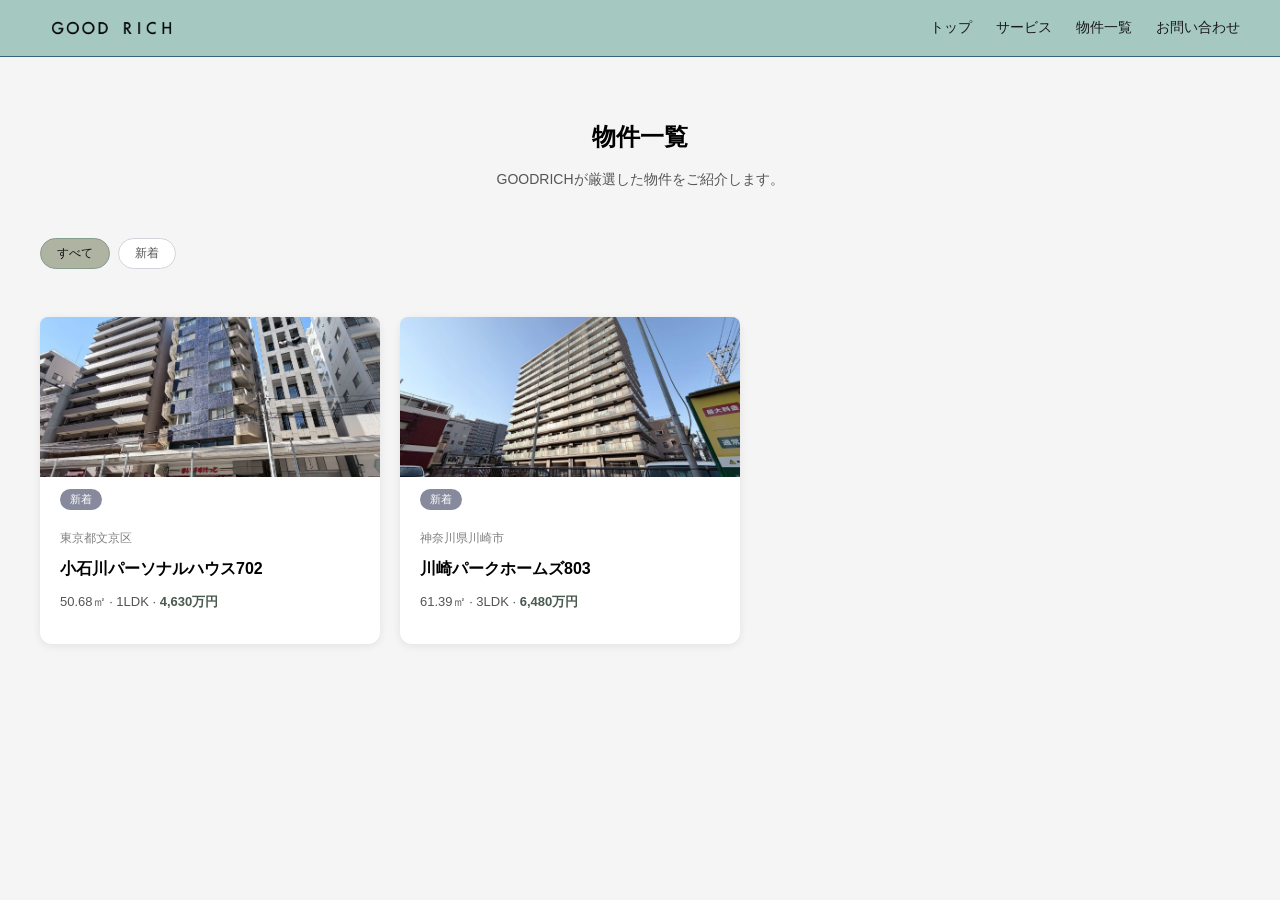
<file: case.html>
<!DOCTYPE html>
<html lang="ja">
<head>
  <meta charset="UTF-8">
  <title>物件一覧</title>
  <link rel="stylesheet" href="style.css">
</head>
<body>

  <header class="header">
   <a href="index.html" class="header-logo">
  <img src="logo_goodrich.png" alt="株式会社GOODRICH" class="logo-img">
</a>
    <nav class="header-nav">
      <a href="index.html">トップ</a>
      <a href="#">サービス</a>
      <a href="case.html">物件一覧</a>
      <a href="contact.html">お問い合わせ</a>
    </nav>
  </header>

  <div class="page-header">
    <h1>物件一覧</h1>
    <p>GOODRICHが厳選した物件をご紹介します。</p>
  </div>

  <div class="filter-row">
    <button class="filter-btn active" onclick="filterCards('all', this)">すべて</button>
    <button class="filter-btn" onclick="filterCards('新着', this)">新着</button>
  </div>

  <div class="cards-wrap">

    <a href="case-detail.html" class="card-link-wrap">
     <div class="case-card" data-industry="新着" data-area="東京23区" data-type="中古マンション">
        <img src="images/koishikawa1.jpg" alt="施工事例写真">
        <span class="tag">新着</span>
        <p class="card-company">東京都文京区</p>
        <p class="card-title">小石川パーソナルハウス702</p>
        <p class="card-result">50.68㎡ · 1LDK · <span class="num">4,630万円</span></p>
      </div>
    </a>

     <a href="case-detail2.html" class="card-link-wrap">
      <div class="case-card" data-industry="新着" data-area="神奈川県" data-type="中古マンション">
        <img src="images/kawasaki1.jpg" alt="川崎パークホームズ803">
        <span class="tag">新着</span>
        <p class="card-company">神奈川県川崎市</p>
        <p class="card-title">川崎パークホームズ803</p>
        <p class="card-result">61.39㎡ · 3LDK · <span class="num">6,480万円</span></p>
      </div>
    </a>
  </div>

 <script>
  function filterCards(industry, btn) {
    document.querySelectorAll('.filter-btn').forEach(function(b) {
      b.classList.remove('active');
    });
    btn.classList.add('active');
    applyFilters();
  }

  function applyFilters() {
    const activeBtn = document.querySelector('.filter-btn.active');
    const industry = activeBtn ? activeBtn.dataset.filter : 'all';
    const params = new URLSearchParams(window.location.search);
    const area = params.get('area');
    const type = params.get('type');

    document.querySelectorAll('.case-card').forEach(function(card) {
      const matchIndustry = industry === 'all' || card.dataset.industry === industry;
      const matchArea = !area || card.dataset.area === area;
      const matchType = !type || card.dataset.type === type;
      card.style.display = (matchIndustry && matchArea && matchType) ? '' : 'none';
    });
  }

  document.querySelectorAll('.filter-btn').forEach(function(btn) {
    btn.dataset.filter = btn.textContent.trim() === 'すべて' ? 'all' : btn.textContent.trim();
  });

  window.onload = applyFilters;
</script>

</body>
</html>
</file>
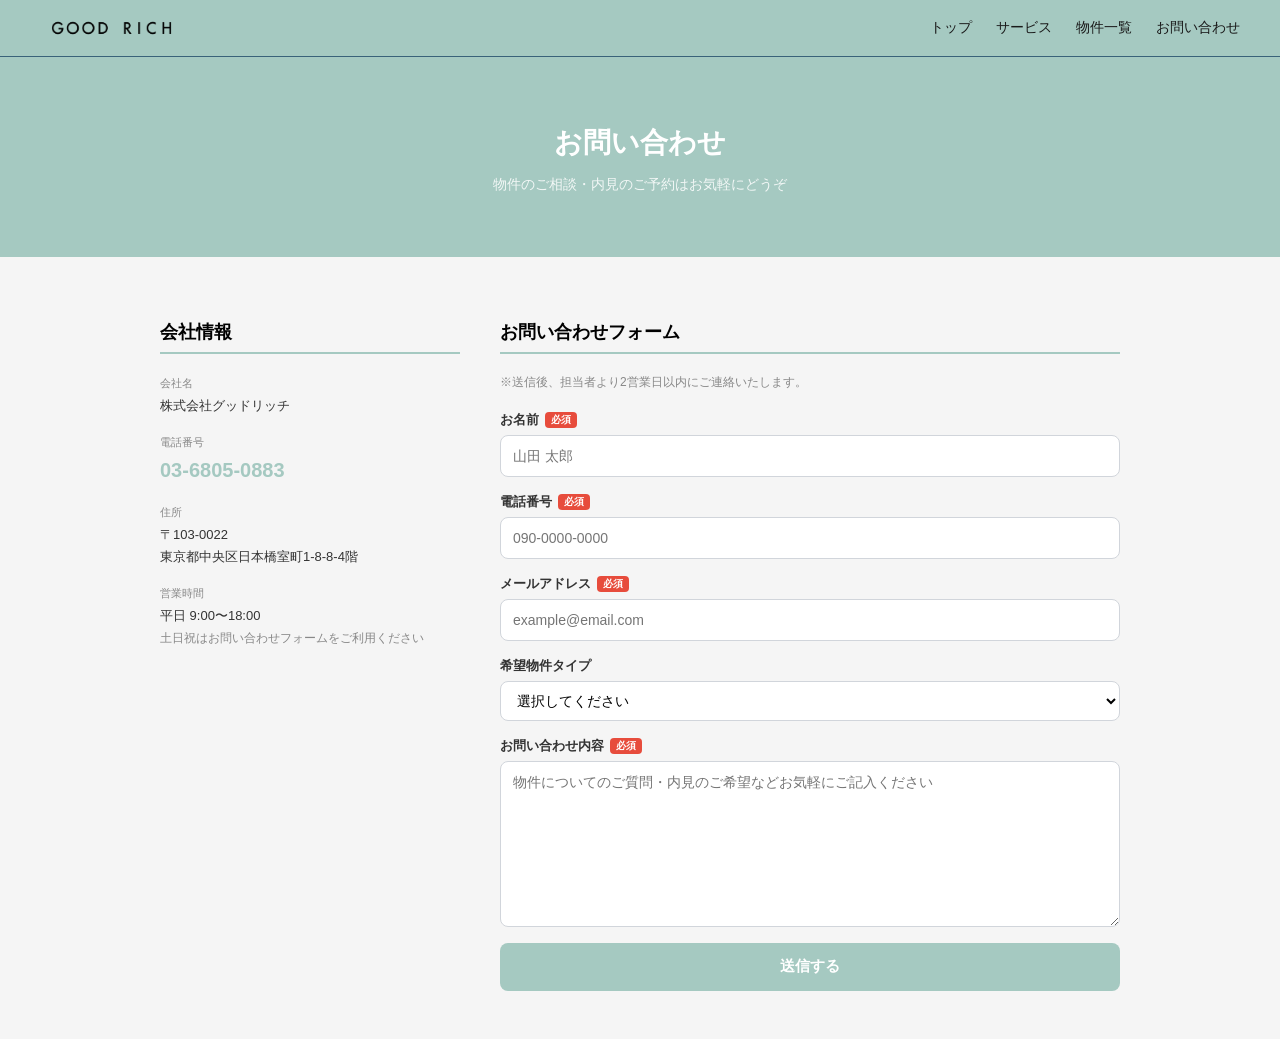
<file: contact.html>
<!DOCTYPE html>
<html lang="ja">
<head>
  <meta charset="UTF-8">
  <meta name="viewport" content="width=device-width, initial-scale=1.0">
  <title>お問い合わせ | 株式会社GOODRICH</title>
  <link rel="stylesheet" href="style.css">
</head>
<body>

  <header class="header">
    <a href="index.html" class="header-logo">
  <img src="logo_goodrich.png" alt="株式会社GOODRICH" class="logo-img">
</a>
    <nav class="header-nav">
      <a href="index.html">トップ</a>
      <a href="#">サービス</a>
      <a href="case.html">物件一覧</a>
      <a href="contact.html">お問い合わせ</a>
    </nav>
  </header>

  <div class="contact-hero">
    <div class="contact-hero-overlay">
      <h1 class="contact-hero-title">お問い合わせ</h1>
      <p class="contact-hero-sub">物件のご相談・内見のご予約はお気軽にどうぞ</p>
    </div>
  </div>

  <div class="contact-wrap">

    <div class="contact-grid">

      <div class="contact-info">
        <h2 class="contact-info-title">会社情報</h2>
        <div class="contact-info-item">
          <div class="contact-info-label">会社名</div>
          <div class="contact-info-value">株式会社グッドリッチ</div>
        </div>
        <div class="contact-info-item">
          <div class="contact-info-label">電話番号</div>
          <div class="contact-info-value">
            <a href="tel:0368050883" class="contact-tel">03-6805-0883</a>
          </div>
        </div>
        <div class="contact-info-item">
          <div class="contact-info-label">住所</div>
          <div class="contact-info-value">
            〒103-0022<br>
            東京都中央区日本橋室町1-8-8-4階
          </div>
        </div>
        <div class="contact-info-item">
          <div class="contact-info-label">営業時間</div>
          <div class="contact-info-value">
            平日 9:00〜18:00<br>
            <span style="font-size:12px; color:#888;">土日祝はお問い合わせフォームをご利用ください</span>
          </div>
        </div>

        <div class="contact-map">
          <iframe
            src="https://www.google.com/maps/embed?pb=!1m18!1m12!1m3!1d3240.7!2d139.7744!3d35.6864!2m3!1f0!2f0!3f0!3m2!1i1024!2i768!4f13.1!3m3!1m2!1s0x60188bfd86f4ae9b%3A0x9c7a8b8b8b8b8b8b!2z5p2x5Lqs6YO95Lit5aSu5Yy65pel5pys5qmL5a6k55S677yR4oiS77yY4oiS77yY!5e0!3m2!1sja!2sjp"
            width="100%"
            height="200"
            style="border:0; border-radius:8px; display:block;"
            allowfullscreen=""
            loading="lazy">
          </iframe>
        </div>
      </div>

      <div class="contact-form-wrap">
        <h2 class="contact-info-title">お問い合わせフォーム</h2>
        <p class="contact-form-note">※送信後、担当者より2営業日以内にご連絡いたします。</p>

        <form class="contact-form" onsubmit="submitForm(event)">

          <div class="form-group">
            <label class="form-label">お名前 <span class="required">必須</span></label>
            <input type="text" class="form-input" placeholder="山田 太郎" required>
          </div>

          <div class="form-group">
            <label class="form-label">電話番号 <span class="required">必須</span></label>
            <input type="tel" class="form-input" placeholder="090-0000-0000" required>
          </div>

          <div class="form-group">
            <label class="form-label">メールアドレス <span class="required">必須</span></label>
            <input type="email" class="form-input" placeholder="example@email.com" required>
          </div>

          <div class="form-group">
            <label class="form-label">希望物件タイプ</label>
            <select class="form-input">
              <option value="">選択してください</option>
              <option>マンション</option>
              <option>一戸建て</option>
              <option>土地</option>
              <option>投資物件</option>
              <option>その他</option>
            </select>
          </div>

          <div class="form-group">
            <label class="form-label">お問い合わせ内容 <span class="required">必須</span></label>
            <textarea class="form-textarea" placeholder="物件についてのご質問・内見のご希望などお気軽にご記入ください" required></textarea>
          </div>

          <button type="submit" class="form-submit">送信する</button>

        </form>
      </div>

    </div>

  </div>

  <script>
    function submitForm(e) {
      e.preventDefault();
      alert('お問い合わせありがとうございます。担当者より2営業日以内にご連絡いたします。');
    }
  </script>

</body>
</html>
</file>
<file: style.css>
body {
  font-family: sans-serif;
  background: whitesmoke;
  margin: 0;
  padding: 0;
}

/* ヘッダー */
.header {
  background: #A5C9C1;
  padding: 0 40px;
  height: 56px;
  display: flex;
  align-items: center;
  justify-content: space-between;
  border-bottom: 1px solid #396279;
}

.header-logo {
  font-size: 20px;
  color: #1a1a1a;
  font-weight: bold;
  text-decoration: none;.logo-img {
  height: 32px;
  width: auto;
  display: block;
}
}

.header-nav {
  display: flex;
  gap: 24px;
}

.header-nav a {
  font-size: 14px;
  color: #1a1a1a;
  text-decoration: none;
}

.hero-photo {
  position: relative;
  height: 680px;
  overflow: hidden;
}

.hero-video {
  position: absolute;
  top: 50%;
  left: 50%;
  transform: translate(-50%, -50%);
  min-width: 100%;
  min-height: 100%;
  width: auto;
  height: auto;
  object-fit: cover;
  z-index: 0;
}

.hero-overlay {
  position: absolute;
  top: 0; left: 0;
  width: 100%; height: 100%;
  background: rgba(0, 0, 0, 0.119);
  display: flex;
  flex-direction: column;
  align-items: center;
  justify-content: center;
  text-align: center;
  padding: 40px;
  z-index: 1;
}

.hero-photo-title {
  font-size: 72px;
  font-weight: 500;
  color: white;
  line-height: 1.6;
  margin-bottom: 16px;
  font-family: 'Noto Serif JP', serif;
  text-shadow: 1px 1px 0 #b8960c1d, -1px 1px 0 #b8960c1d, 1px -1px 0 #b8960c1d, -1px -1px 0 #b8960c1d;
}

.hero-photo-sub {
  font-size: 18px;
  color: white;
  line-height: 1.8;
  font-family: 'Noto Sans JP';
  margin-bottom: 32px;
}

.hero-photo-btn {
  display: inline-block;
  background: #396279;
  color: white;
  padding: 24px 40px;
  border-radius: 8px;
  text-decoration: none;
  font-size: 14px;
  font-family: 'Noto Sans JP';
  font-weight: bold;
}

/* 強みセクション */
.strengths {
  padding: 64px 40px;
  background: white;
  border-bottom: 1px solid #396279;
  text-align: center;
}

.section-title {
  font-size: 22px;
  font-weight: bold;
  text-align: center;
  margin-bottom: 40px;
  }

.strengths-grid {
  display: flex;
  gap: 24px;
  max-width: 860px;
  margin: 0 auto;
}

.strength-card {
  flex: 1;
  text-align: center;
  padding: 24px;
  border-radius: 12px;
  background: white;
}

.strength-icon {
  font-size: 28px;
  font-weight: bold;
  color: #869C8D;
  margin-bottom: 12px;
}

.strength-title {
  font-size: 16px;
  font-weight: bold;
  margin-bottom: 8px;
}

.strength-text {
  font-size: 13px;
  color: #555;
  line-height: 1.7;
}

/* 施工事例（トップ） */
.top-cases {
  padding: 40px 40px;
  background: white;
}

.top-cases-grid {
  max-width: 860px;
  margin: 0 auto 24px;
  display: flex;
  gap: 20px;
}

.top-case-card {
  display: block;
  text-decoration: none;
  color: inherit;
  background: rgba(215, 211, 211, 0.137);
  border-radius: 12px;
  overflow: hidden;
  max-width: 320px;
}

.top-case-card img {
  width: 100%;
  height: 150px;
  object-fit: cover;
  display: block;
}

.top-case-info {
  padding: 14px 16px;
}

.top-case-title {
  font-size: 15px;
  font-weight: bold;
  margin-top: 0px;
}

.top-cases-btn-wrap {
  text-align: center;
  background: white;
  padding: 14px 16px;
}

.cases-more-btn {
  display: inline-block;
  font-size: 14px;
  font-weight: bold;
  color: #869C8D;
  text-decoration: none;
  border: 1px solid #396279;
  padding: 10px 28px;
  border-radius: 8px;
}

/* CTAセクション（トップ） */
.top-cta {
  padding: 20px 20px;
  text-align: center;
  background: #A5C9C1;
}

.top-cta-title {
  font-size: 22px;
  font-weight: bold;
  color: white;
  margin-bottom: 12px;
}

.top-cta-sub {
  font-size: 14px;
  color: rgba(255, 255, 255, 0.85);
  margin-bottom: 32px;
  line-height: 1.7;
}

/* ヒーロー（シンプル版） */
.hero {
  text-align: center;
  padding: 80px 40px;
}

.hero h1 {
  font-size: 32px;
  font-weight: bold;
  margin-bottom: 16px;
  line-height: 1.5;
}

.hero p {
  font-size: 16px;
  color: #396279;
  line-height: 1.8;
  margin-bottom: 32px;
}

.hero-btn {
  display: inline-block;
  background: #396279;
  color: white;
  padding: 14px 40px;
  border-radius: 8px;
  text-decoration: none;
  font-size: 15px;
  font-weight: bold;
}
.hero-btn:hover {
  background: #396279;
}

/* ページヘッダー */
.page-header {
  text-align: center;
  padding: 48px 40px 32px;
}

.page-header h1 {
  font-size: 24px;
  font-weight: bold;
  margin-bottom: 12px;
}

.page-header p {
  font-size: 14px;
  color: #555;
  line-height: 1.8;
}

/* フィルター */
.filter-row {
  display: flex;
  gap: 8px;
  padding: 0 40px;
  margin-bottom: 8px;
}

.filter-btn {
  font-size: 12px;
  padding: 6px 16px;
  border-radius: 20px;
  border: 0.5px solid #d1d5db;
  background: white;
  color: #555;
  cursor: pointer;
}

.filter-btn.active {
  background: #AEB3A2;
  color: #000000e6;
  border-color: #869C8D;
}

/* カード一覧 */
.cards-wrap {
  display: flex;
  gap: 20px;
  padding: 40px;
}

.case-card {
  background: white;
  border-radius: 12px;
  padding: 20px;
  width: 300px;
  box-shadow: 0 2px 8px rgba(0, 0, 0, 0.08);
}

.case-card img {
  width: calc(100% + 40px);
  height: 160px;
  object-fit: cover;
  border-radius: 8px 8px 0 0;
  margin: -20px -20px 12px -20px;
  display: block;
}

.card-company {
  font-size: 12px;
  color: gray;
}

.card-title {
  font-size: 16px;
  font-weight: bold;
  margin: 8px 0;
}

.card-result {
  font-size: 13px;
  color: #555;
}

.tag {
  display: inline-block;
  background: #868A9C;
  color: white;
  font-size: 11px;
  padding: 3px 10px;
  border-radius: 20px;
  margin-bottom: 8px;
}

.tag-green {
  background: #AEB3A2;
  color: #f9fdfb;
}

.num {
  color: #495A4F;
  font-weight: bold;
}

.card-link-wrap {
  text-decoration: none;
  color: inherit;
}

.card-link-wrap:hover .case-card {
  border: 1px solid #93c5fd;
}

/* 物件詳細ページ */
.detail-wrap {
  max-width: 860px;
  margin: 0 auto;
  padding: 40px 20px;
}

.back-link {
  display: inline-block;
  font-size: 13px;
  color: #555;
  text-decoration: none;
  margin-bottom: 24px;
}

.detail-hero {
  width: 100%;
  height: 400px;
  overflow: hidden;
}

.detail-hero-img {
  width: 100%;
  height: 100%;
  object-fit: cover;
  object-position: center;
  display: block;
}

.detail-top {
  display: flex;
  justify-content: space-between;
  align-items: flex-start;
  gap: 24px;
  padding: 32px 0;
  border-bottom: 0.5px solid #e5e7eb;
  margin-bottom: 32px;
}

.detail-top-left {
  flex: 1;
}

.detail-name {
  font-size: 24px;
  font-weight: bold;
  margin: 8px 0 6px;
}

.detail-spec {
  font-size: 14px;
  color: #555;
  margin-bottom: 8px;
}

.detail-price {
  font-size: 36px;
  font-weight: bold;
  color: #1d4ed8;
  margin-bottom: 8px;
}

.detail-price-unit {
  font-size: 18px;
  font-weight: normal;
}

.detail-access {
  font-size: 13px;
  color: #555;
}

.detail-top-right {
  display: flex;
  flex-direction: column;
  gap: 10px;
  min-width: 160px;
}

.detail-btn-primary {
  display: block;
  text-align: center;
  background: #203744;
  color: white;
  padding: 14px 20px;
  border-radius: 8px;
  text-decoration: none;
  font-size: 14px;
  font-weight: bold;
}

.detail-btn-secondary {
  display: block;
  text-align: center;
  background: white;
  color: #203744;
  padding: 14px 20px;
  border-radius: 8px;
  text-decoration: none;
  font-size: 14px;
  font-weight: bold;
  border: 1.5px solid #203744;
}

.detail-section {
  margin-bottom: 48px;
}

.detail-section-title {
  font-size: 18px;
  font-weight: bold;
  margin-bottom: 20px;
  padding-bottom: 8px;
  border-bottom: 2px solid #A5C9C1;
}

.madori-img {
  max-width: 300px;
  width: 100%;
  border-radius: 8px;
  border: 0.5px solid #e5e7eb;
}

.map-wrap {
  display: block;
  border-radius: 12px;
  overflow: hidden;
  border: 0.5px solid #e5e7eb;
}

.map-link-overlay {
  text-align: center;
  padding: 12px;
  background: white;
  font-size: 13px;
  color: #A5C9C1;
  font-weight: bold;
  border-top: 0.5px solid #e5e7eb;
  text-decoration: none;
  display: block;
}

.detail-cta {
  text-align: center;
  padding: 40px;
  background: #f0f2f5;
  border-radius: 12px;
}

.detail-cta p {
  font-size: 15px;
  color: #555;
  margin-bottom: 16px;
}

/* 写真グリッド */
.photos-grid {
  display: grid;
  grid-template-columns: repeat(4, minmax(0, 1fr));
  gap: 8px;
}

.photos-grid img {
  width: 100%;
  height: 160px;
  object-fit: cover;
  border-radius: 8px;
}

.photos-grid img:hover {
  opacity: 0.85;
  cursor: pointer;
}
/* お問い合わせページ */
.contact-hero {
  background: #A5C9C1;
  height: 200px;
  display: flex;
  align-items: center;
  justify-content: center;
  text-align: center;
}

.contact-hero-overlay {
  padding: 40px;
}

.contact-hero-title {
  font-size: 28px;
  font-weight: bold;
  color: white;
  margin-bottom: 8px;
}

.contact-hero-sub {
  font-size: 14px;
  color: rgba(255, 255, 255, 0.85);
}

.contact-wrap {
  max-width: 960px;
  margin: 0 auto;
  padding: 48px 20px;
}

.contact-grid {
  display: flex;
  gap: 40px;
  align-items: flex-start;
}

.contact-info {
  width: 300px;
  flex-shrink: 0;
}

.contact-info-title {
  font-size: 18px;
  font-weight: bold;
  margin-bottom: 20px;
  padding-bottom: 8px;
  border-bottom: 2px solid #A5C9C1;
}

.contact-info-item {
  margin-bottom: 16px;
  font-size: 13px;
  line-height: 1.7;
}

.contact-info-label {
  font-size: 11px;
  color: #888;
  margin-bottom: 2px;
}

.contact-info-value {
  color: #333;
}

.contact-tel {
  font-size: 20px;
  font-weight: bold;
  color: #A5C9C1;
  text-decoration: none;
}

.contact-map {
  margin-top: 20px;
}

.contact-form-wrap {
  flex: 1;
}

.contact-form-note {
  font-size: 12px;
  color: #888;
  margin-bottom: 20px;
}

.contact-form {
  display: flex;
  flex-direction: column;
  gap: 16px;
}

.form-group {
  display: flex;
  flex-direction: column;
  gap: 6px;
}

.form-label {
  font-size: 13px;
  font-weight: bold;
  color: #333;
  display: flex;
  align-items: center;
  gap: 6px;
}

.required {
  font-size: 10px;
  background: #e74c3c;
  color: white;
  padding: 1px 6px;
  border-radius: 4px;
}

.form-input {
  height: 40px;
  padding: 0 12px;
  border: 0.5px solid #d1d5db;
  border-radius: 8px;
  font-size: 14px;
  background: white;
}

.form-textarea {
  height: 140px;
  padding: 12px;
  border: 0.5px solid #d1d5db;
  border-radius: 8px;
  font-size: 14px;
  resize: vertical;
  font-family: sans-serif;
}

.form-submit {
  height: 48px;
  background: #A5C9C1;
  color: white;
  border: none;
  border-radius: 8px;
  font-size: 15px;
  font-weight: bold;
  cursor: pointer;
}

.form-submit:hover {
  background: #869C8D;
}
/* スマホ対応 */
@media (max-width: 768px) {

  /* ヘッダー */
  .header {
    padding: 0 16px;
  }

  .header-nav {
    display: none;
  }

  /* ヒーロー */
  .hero-photo {
    height: 400px;
  }

  .hero-photo-title {
    font-size: 32px;
  }

  .hero-photo-sub {
    font-size: 14px;
  }

  /* 強みセクション */
  .strengths {
    padding: 40px 16px;
  }

  .strengths-grid {
    flex-direction: column;
    gap: 16px;
  }

  /* 施工事例 */
  .top-cases {
    padding: 40px 16px;
  }

  /* CTA */
  .top-cta {
    padding: 48px 16px;
  }

  /* カード一覧 */
  .cards-wrap {
    flex-direction: column;
    padding: 20px 16px;
    gap: 16px;
  }

  .case-card {
    width: 100%;
  }

  /* フィルター */
  .filter-row {
    padding: 0 16px;
    flex-wrap: wrap;
  }

  /* 物件詳細 */
  .detail-top {
    flex-direction: column;
  }

  .detail-top-right {
    width: 100%;
  }

  .detail-price {
    font-size: 28px;
  }

  .photos-grid {
    grid-template-columns: repeat(2, minmax(0, 1fr));
  }

  /* お問い合わせ */
  .contact-grid {
    flex-direction: column;
  }

  .contact-info {
    width: 100%;
  }

  /* ページヘッダー */
  .page-header {
    padding: 32px 16px 20px;
  }

}
/* 検索セクション */
.search-section {
  background: #f8f8f6;
  padding: 64px 40px;
  border-bottom: 1px solid #e5e7eb;
}

.search-wrap {
  max-width: 860px;
  margin: 0 auto;
}

.search-heading {
  margin-bottom: 32px;
}

.search-en {
  font-size: 32px;
  font-weight: bold;
  color: #1a1a1a;
  letter-spacing: 0.1em;
  margin-bottom: 4px;
  font-family: 'Noto Serif JP', serif;
}

.search-ja {
  font-size: 13px;
  color: #888;
  letter-spacing: 0.05em;
}

.search-grid {
  display: flex;
  gap: 24px;
}

.search-box {
  flex: 1;
  border: 1px solid #1a1a1a;
  padding: 24px;
}

.search-box-en {
  font-size: 16px;
  font-weight: bold;
  color: #1a1a1a;
  letter-spacing: 0.08em;
  margin-bottom: 4px;
}

.search-box-ja {
  font-size: 12px;
  color: #888;
  margin-bottom: 20px;
}

.search-btn-list {
  display: flex;
  flex-direction: column;
  gap: 10px;
}

.search-btn {
  display: block;
  background: #1a1a1a;
  color: white;
  padding: 14px 20px;
  text-decoration: none;
  font-size: 14px;
  font-weight: bold;
  letter-spacing: 0.05em;
  transition: background 0.15s;
}

.search-btn:hover {
  background: #444;
}
</file>
